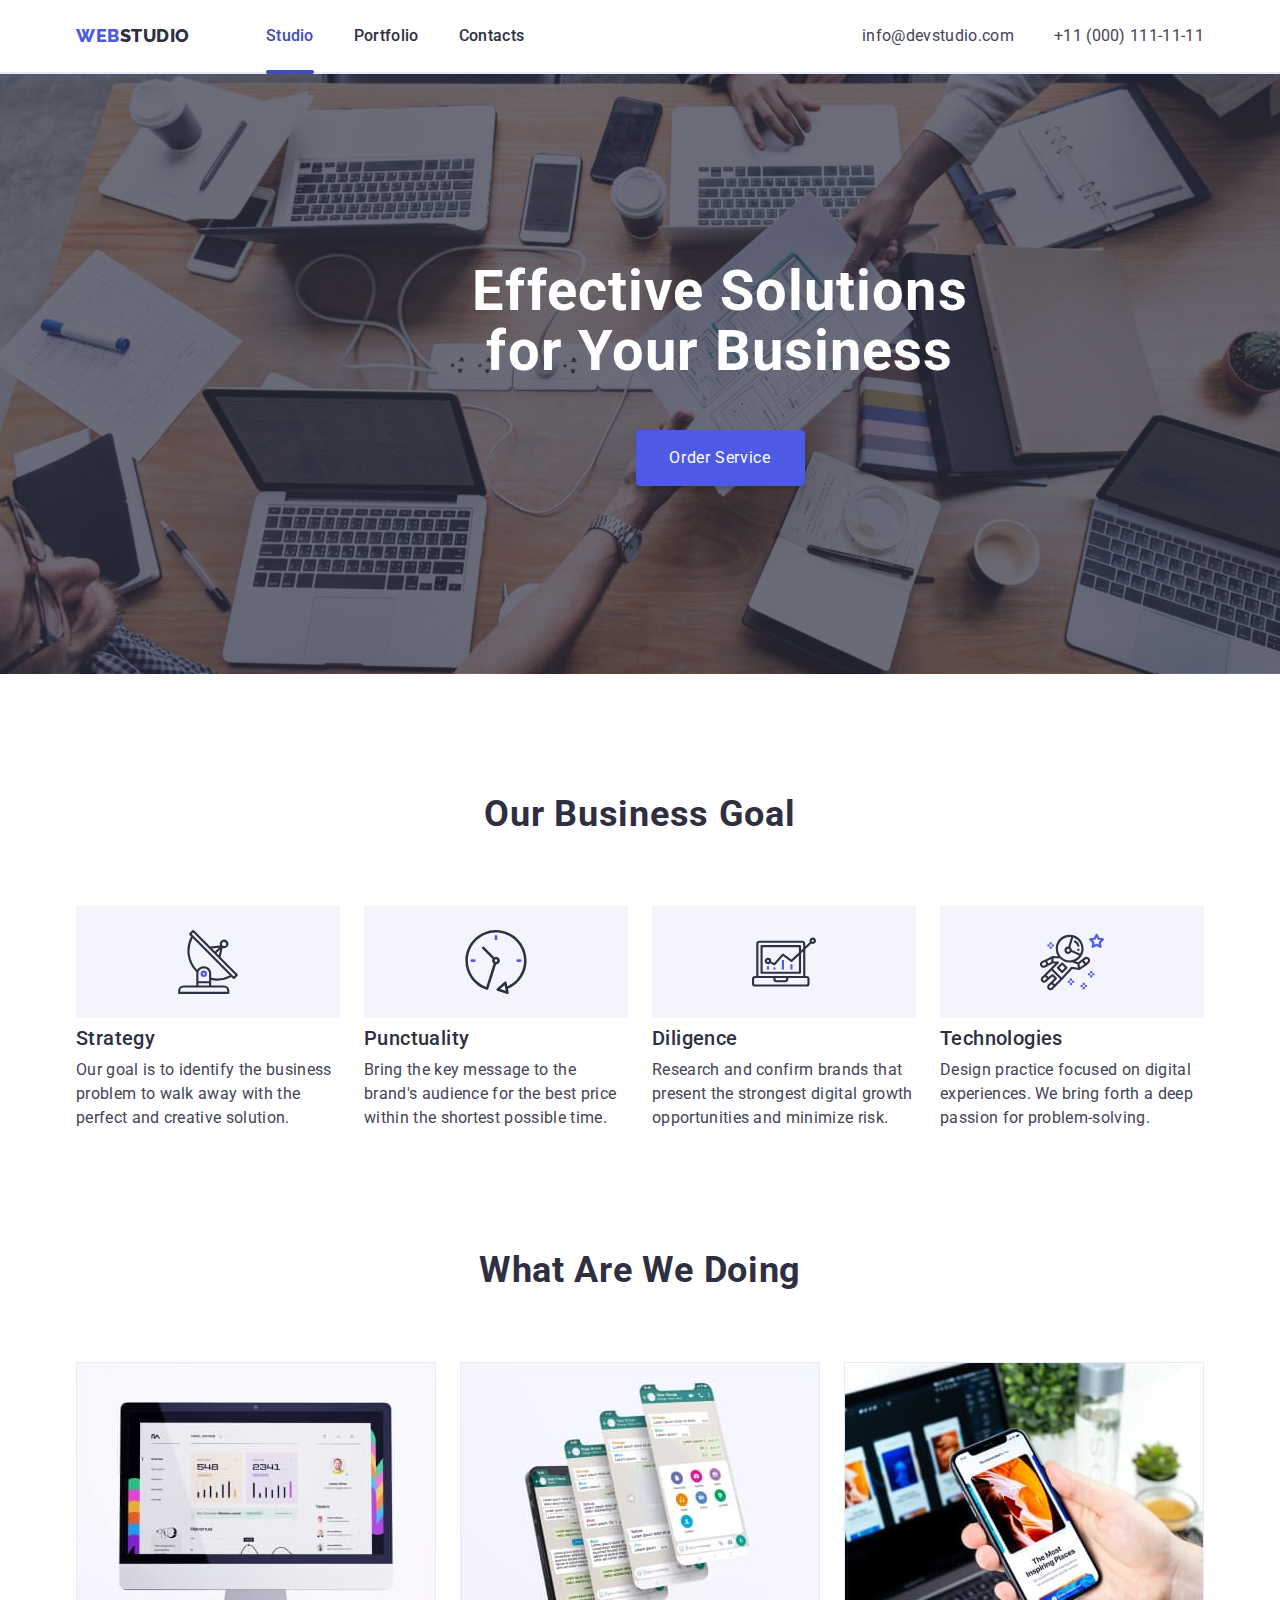
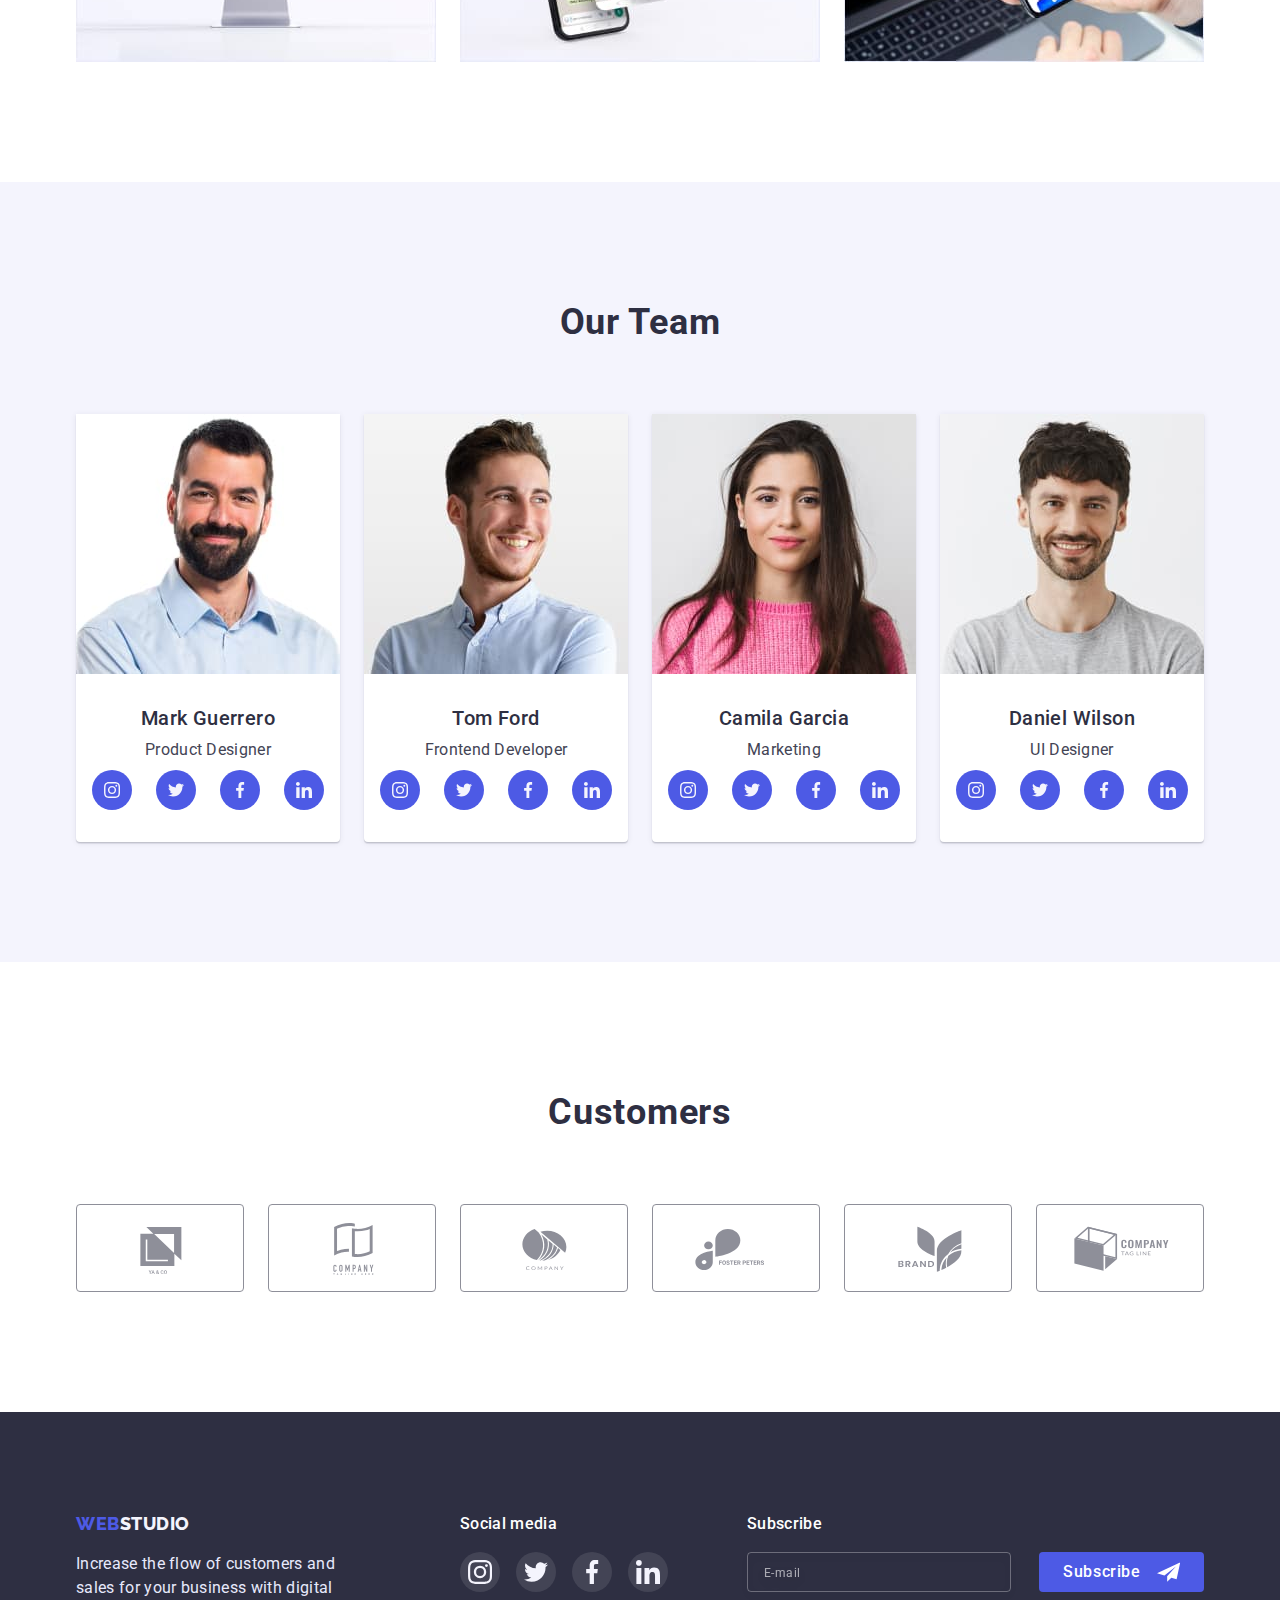
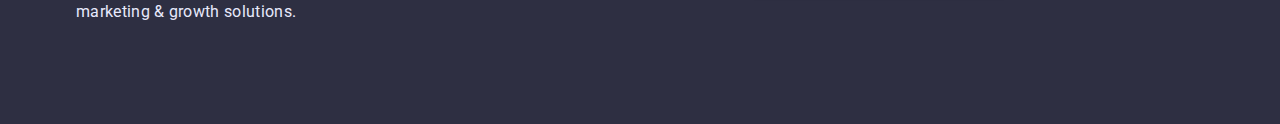
<file: index.html>
<!DOCTYPE html>
<html lang="en">
  <head>
    <meta charset="UTF-8" />
    <meta http-equiv="X-UA-Compatible" content="IE=edge" />
    <meta name="viewport" content="width=device-width, initial-scale=1.0" />
    <title>WebStudio: Home</title>
    <link
      rel="stylesheet"
      href="https://cdn.jsdelivr.net/npm/modern-normalize@1.1.0/modern-normalize.min.css"
    />
    <link rel="stylesheet" href="./css/style.css" />
    <link rel="preconnect" href="https://fonts.googleapis.com" />
    <link rel="preconnect" href="https://fonts.gstatic.com" crossorigin />
    <link
      href="https://fonts.googleapis.com/css2?family=Raleway:wght@800&family=Roboto:wght@400;500;700&display=swap"
      rel="stylesheet"
    />
  </head>
  <body>
    <!-- HEADER NAVIGATION -->
    <header class="main-header">
      <div class="container main-header-flex">
        <nav class="header-nav">
          <a class="nav-logo link" href="./index.html"
            ><span>Web</span>Studio</a
          >
          <ul class="nav-item-flex">
            <li class="nav-item list">
              <a class="nav-link link active" href="./index.html">Studio</a>
            </li>
            <li class="nav-item list">
              <a class="nav-link link" href="./portfolio.html">Portfolio</a>
            </li>
            <li class="nav-item list">
              <a class="nav-link link" href="">Contacts</a>
            </li>
          </ul>
        </nav>
        <address class="header-adress">
          <ul class="header-adress-flex">
            <li class="adress-contact list">
              <a class="contact-link link" href="mailto:info@devstudio.com"
                >info@devstudio.com</a
              >
            </li>
            <li class="adress-contact list">
              <a class="contact-link link" href="tel:+110001111111"
                >+11 (000) 111-11-11</a
              >
            </li>
          </ul>
        </address>
      </div>
    </header>
    <!-- /HEADER NAVIGATION -->

    <main>
      <!-- HERO -->
      <section class="hero">
        <div class="container">
          <h1 class="hero-title">Effective Solutions for Your Business</h1>
          <button class="hero-button" type="button" data-modal-open>
            Order Service
          </button>
        </div>
      </section>
      <!-- /HERO -->

      <!-- FEATURES -->
      <section class="section feature">
        <div class="container">
          <h2 class="section-title hiden">Our Business goal</h2>
          <ul class="feature-flex">
            <li class="feature-item list">
              <div class="feature-item-ico">
                <svg class="feature-ico">
                  <use href="./images/icons/icons.svg#icon-antenna"></use>
                </svg>
              </div>
              <h3 class="features-subtitle">Strategy</h3>
              <p class="features-text">
                Our goal is to identify the business problem to walk away with
                the perfect and creative solution.
              </p>
            </li>
            <li class="feature-item list">
              <div class="feature-item-ico">
                <svg class="feature-ico">
                  <use href="./images/icons/icons.svg#icon-clock"></use>
                </svg>
              </div>
              <h3 class="features-subtitle">Punctuality</h3>
              <p class="features-text">
                Bring the key message to the brand's audience for the best price
                within the shortest possible time.
              </p>
            </li>
            <li class="feature-item list">
              <div class="feature-item-ico">
                <svg class="feature-ico">
                  <use href="./images/icons/icons.svg#icon-diagram"></use>
                </svg>
              </div>
              <h3 class="features-subtitle">Diligence</h3>
              <p class="features-text">
                Research and confirm brands that present the strongest digital
                growth opportunities and minimize risk.
              </p>
            </li>
            <li class="feature-item list">
              <div class="feature-item-ico">
                <svg class="feature-ico">
                  <use href="./images/icons/icons.svg#icon-astronaut"></use>
                </svg>
              </div>
              <h3 class="features-subtitle">Technologies</h3>
              <p class="features-text">
                Design practice focused on digital experiences. We bring forth a
                deep passion for problem-solving.
              </p>
            </li>
          </ul>
        </div>
      </section>
      <!-- /FEATURES -->

      <!-- WHAT ARE WE DOING -->
      <section class="section product">
        <div class="container">
          <h2 class="section-title">What are we doing</h2>
          <ul class="produxt-flex">
            <li class="product-item list">
              <img
                src="./images/photo-1.jpg"
                alt="monitor with statistics"
                width="360"
                height="300"
              />
            </li>
            <li class="product-item list">
              <img
                src="./images/photo-2.jpg"
                alt="phone with messenger"
                width="360"
                height="300"
              />
            </li>
            <li class="product-item list">
              <img
                src="./images/photo-3.jpg"
                alt="monitor and phone"
                width="360"
                height="300"
              />
            </li>
          </ul>
        </div>
      </section>
      <!-- /WHAT ARE WE DOING -->

      <!-- TEAM -->
      <section class="section team">
        <div class="container">
          <h2 class="section-title">Our Team</h2>
          <ul class="team-flex">
            <li class="team-item list">
              <img
                src="./images/team-1.jpg"
                alt="a man in our team"
                width="264"
                height="260"
              />
              <div class="team-info">
                <h3 class="team-name">Mark Guerrero</h3>
                <p class="team-position">Product Designer</p>
                <ul class="social-list list">
                  <li class="social-list-item link">
                    <a class="social-list-link" href="">
                      <svg class="social-list-ico">
                        <use
                          href="./images/icons/icons.svg#icon-instagram"
                        ></use>
                      </svg>
                    </a>
                  </li>
                  <li class="social-list-item link">
                    <a class="social-list-link" href="">
                      <svg class="social-list-ico">
                        <use href="./images/icons/icons.svg#icon-twitter"></use>
                      </svg>
                    </a>
                  </li>
                  <li class="social-list-item link">
                    <a class="social-list-link" href="">
                      <svg class="social-list-ico">
                        <use
                          href="./images/icons/icons.svg#icon-facebook"
                        ></use>
                      </svg>
                    </a>
                  </li>
                  <li class="social-list-item link">
                    <a class="social-list-link" href="">
                      <svg class="social-list-ico">
                        <use
                          href="./images/icons/icons.svg#icon-linkedin"
                        ></use>
                      </svg>
                    </a>
                  </li>
                </ul>
              </div>
            </li>
            <li class="team-item list">
              <img
                src="./images/team-2.jpg"
                alt="a man in our team"
                width="264"
                height="260"
              />
              <div class="team-info">
                <h3 class="team-name">Tom Ford</h3>
                <p class="team-position">Frontend Developer</p>
                <ul class="social-list list">
                  <li class="social-list-item link">
                    <a class="social-list-link" href="">
                      <svg class="social-list-ico">
                        <use
                          href="./images/icons/icons.svg#icon-instagram"
                        ></use>
                      </svg>
                    </a>
                  </li>
                  <li class="social-list-item link">
                    <a class="social-list-link" href="">
                      <svg class="social-list-ico">
                        <use href="./images/icons/icons.svg#icon-twitter"></use>
                      </svg>
                    </a>
                  </li>
                  <li class="social-list-item link">
                    <a class="social-list-link" href="">
                      <svg class="social-list-ico">
                        <use
                          href="./images/icons/icons.svg#icon-facebook"
                        ></use>
                      </svg>
                    </a>
                  </li>
                  <li class="social-list-item link">
                    <a class="social-list-link" href="">
                      <svg class="social-list-ico">
                        <use
                          href="./images/icons/icons.svg#icon-linkedin"
                        ></use>
                      </svg>
                    </a>
                  </li>
                </ul>
              </div>
            </li>
            <li class="team-item list">
              <img
                src="./images/team-3.jpg"
                alt="a woman in our team"
                width="264"
                height="260"
              />
              <div class="team-info">
                <h3 class="team-name">Camila Garcia</h3>
                <p class="team-position">Marketing</p>
                <ul class="social-list list">
                  <li class="social-list-item link">
                    <a class="social-list-link" href="">
                      <svg class="social-list-ico">
                        <use
                          href="./images/icons/icons.svg#icon-instagram"
                        ></use>
                      </svg>
                    </a>
                  </li>
                  <li class="social-list-item link">
                    <a class="social-list-link" href="">
                      <svg class="social-list-ico">
                        <use href="./images/icons/icons.svg#icon-twitter"></use>
                      </svg>
                    </a>
                  </li>
                  <li class="social-list-item link">
                    <a class="social-list-link" href="">
                      <svg class="social-list-ico">
                        <use
                          href="./images/icons/icons.svg#icon-facebook"
                        ></use>
                      </svg>
                    </a>
                  </li>
                  <li class="social-list-item link">
                    <a class="social-list-link" href="">
                      <svg class="social-list-ico">
                        <use
                          href="./images/icons/icons.svg#icon-linkedin"
                        ></use>
                      </svg>
                    </a>
                  </li>
                </ul>
              </div>
            </li>
            <li class="team-item list">
              <img
                src="./images/team-4.jpg"
                alt="a man in our team"
                width="264"
                height="260"
              />
              <div class="team-info">
                <h3 class="team-name">Daniel Wilson</h3>
                <p class="team-position">UI Designer</p>
                <ul class="social-list list">
                  <li class="social-list-item link">
                    <a class="social-list-link" href="">
                      <svg class="social-list-ico">
                        <use
                          href="./images/icons/icons.svg#icon-instagram"
                        ></use>
                      </svg>
                    </a>
                  </li>
                  <li class="social-list-item link">
                    <a class="social-list-link" href="">
                      <svg class="social-list-ico">
                        <use href="./images/icons/icons.svg#icon-twitter"></use>
                      </svg>
                    </a>
                  </li>
                  <li class="social-list-item link">
                    <a class="social-list-link" href="">
                      <svg class="social-list-ico">
                        <use
                          href="./images/icons/icons.svg#icon-facebook"
                        ></use>
                      </svg>
                    </a>
                  </li>
                  <li class="social-list-item link">
                    <a class="social-list-link" href="">
                      <svg class="social-list-ico">
                        <use
                          href="./images/icons/icons.svg#icon-linkedin"
                        ></use>
                      </svg>
                    </a>
                  </li>
                </ul>
              </div>
            </li>
          </ul>
        </div>
      </section>
      <!-- /TEAM -->

      <!-- COSTUMERS-->
      <section class="section costumers">
        <div class="container">
          <h2 class="section-title">Customers</h2>
          <ul class="costumers-flex list">
            <li class="costumers-list-item">
              <a class="costumers-list-link" href="">
                <svg class="costumers-list-ico">
                  <use href="./images/icons/icons.svg#icon-company-1"></use>
                </svg>
              </a>
            </li>
            <li class="costumers-list-item">
              <a class="costumers-list-link" href="">
                <svg class="costumers-list-ico">
                  <use href="./images/icons/icons.svg#icon-company-2"></use>
                </svg>
              </a>
            </li>
            <li class="costumers-list-item">
              <a class="costumers-list-link" href="">
                <svg class="costumers-list-ico">
                  <use href="./images/icons/icons.svg#icon-company-3"></use>
                </svg>
              </a>
            </li>
            <li class="costumers-list-item">
              <a class="costumers-list-link" href="">
                <svg class="costumers-list-ico">
                  <use href="./images/icons/icons.svg#icon-company-4"></use>
                </svg>
              </a>
            </li>
            <li class="costumers-list-item">
              <a class="costumers-list-link" href="">
                <svg class="costumers-list-ico">
                  <use href="./images/icons/icons.svg#icon-company-5"></use>
                </svg>
              </a>
            </li>
            <li class="costumers-list-item link">
              <a class="costumers-list-link" href="">
                <svg class="costumers-list-ico">
                  <use href="./images/icons/icons.svg#icon-company-6"></use>
                </svg>
              </a>
            </li>
          </ul>
        </div>
      </section>
      <!-- /COSTUMERS-->
    </main>

    <!-- FOOTER -->
    <footer class="footer">
      <div class="container">
        <div class="footer-logo">
          <a class="nav-logo link" href="./index.html"
            ><span>Web</span>Studio</a
          >
          <p class="footer-text">
            Increase the flow of customers and sales for your business with
            digital marketing & growth solutions.
          </p>
        </div>
        <div>
          <h3 class="footer-social-media">Social media</h3>
          <ul class="footer-list list">
            <li class="footer-list-item">
              <a class="footer-list-link link" href="">
                <svg class="footer-list-ico">
                  <use href="./images/icons/icons.svg#icon-instagram"></use>
                </svg>
              </a>
            </li>
            <li class="footer-list-item">
              <a class="footer-list-link link" href="">
                <svg class="footer-list-ico">
                  <use href="./images/icons/icons.svg#icon-twitter"></use>
                </svg>
              </a>
            </li>
            <li class="footer-list-item">
              <a class="footer-list-link link" href="">
                <svg class="footer-list-ico">
                  <use href="./images/icons/icons.svg#icon-facebook"></use>
                </svg>
              </a>
            </li>
            <li class="footer-list-item">
              <a class="footer-list-link link" href="">
                <svg class="footer-list-ico">
                  <use href="./images/icons/icons.svg#icon-linkedin"></use>
                </svg>
              </a>
            </li>
          </ul>
        </div>
        <form class="footer-form">
          <p class="footer-social-media">Subscribe</p>
          <input class="form-input" type="email" placeholder="E-mail" />
          <button class="form-button" type="submit">
            Subscribe
            <svg class="form-button-ico">
              <use href="./images/icons/icons.svg#icon-subscribe"></use>
            </svg>
          </button>
        </form>
      </div>
    </footer>
    <!-- /FOOTER -->

    <!-- MODAL -->

    <div class="backdrop is-hidden" data-modal>
      <div class="modal">
        <button type="button" class="modal-close" data-modal-close>
          <svg class="modal-close-ico">
            <use href="./images/icons/icons.svg#icon-close"></use>
          </svg>
        </button>
        <p class="modal-title">Leave your contacts and we will call you back</p>

        <form class="modal-form">
          <label class="modal-form-labal">
            <span class="form-label-desc">Name</span>
            <span class="modal-form-wrapper">
              <input
                class="modal-form-input"
                type="text"
                name="user_name"
                required
                pattern="[a-zA-Z]+$"
              />
              <svg class="modal-form-ico">
                <use href="./images/icons/icons.svg#icon-name"></use>
              </svg>
            </span>
          </label>

          <label class="modal-form-labal">
            <span class="form-label-desc">Phone</span>
            <span class="modal-form-wrapper">
              <input
                class="modal-form-input"
                type="tel"
                name="user_phone"
                required
                pattern="[0-9]{3}-[0-9]{3}-[0-9]{2}-[0-9]{2}"
                title="number:xxx-xxx-xx-xx"
              />
              <svg class="modal-form-ico">
                <use href="./images/icons/icons.svg#icon-phone"></use>
              </svg>
            </span>
          </label>

          <label class="modal-form-labal">
            <span class="form-label-desc">Email</span>
            <span class="modal-form-wrapper"
              ><input
                class="modal-form-input"
                type="email"
                name="user_email"
                required
              />
              <svg class="modal-form-ico">
                <use href="./images/icons/icons.svg#icon-email"></use>
              </svg>
            </span>
          </label>

          <label class="modal-form-label textarea" for="modal-form-textarea">
            <span class="form-label-desc">Comment</span>
          </label>
          <textarea
            class="modal-form-input textarea"
            name="user_message"
            placeholder="Text input"
            id="modal-form-textarea"
          ></textarea>

          <!-- Checkbox через svg css -->
          <!-- <input
            id="check"
            class="modal-form-checkbox-desk hidden"
            type="checkbox"
            name="user-policy"
          />
          <label class="modal-form-checkbox" for="check">
            I accept the terms and conditions of the&nbsp;
            <a href="">Privacy Policy</a>
          </label> -->

          <!-- /Checkbox через svg css -->

          <div class="modal-checkbox">
            <input
              id="checkbox"
              type="checkbox"
              class="modal-checkbox-input hidden"
              name="user-policy"
            />
            <label class="modal-checkbox-label" for="checkbox">
              <span class="modal-checkbox-custum">
                <svg class="modal-checkbox-ico" width="10" height="8">
                  <use href="./images/icons/icons.svg#icon-agree" />
                </svg>
              </span>
              I accept the terms and conditions of the&nbsp;
              <a href="">Privacy Policy</a>
            </label>
          </div>

          <button class="modal-form-button" type="submit">Send</button>
        </form>
      </div>
    </div>

    <!-- /MODAL -->
    <script src="./js/modal.js"></script>
  </body>
</html>
</file>
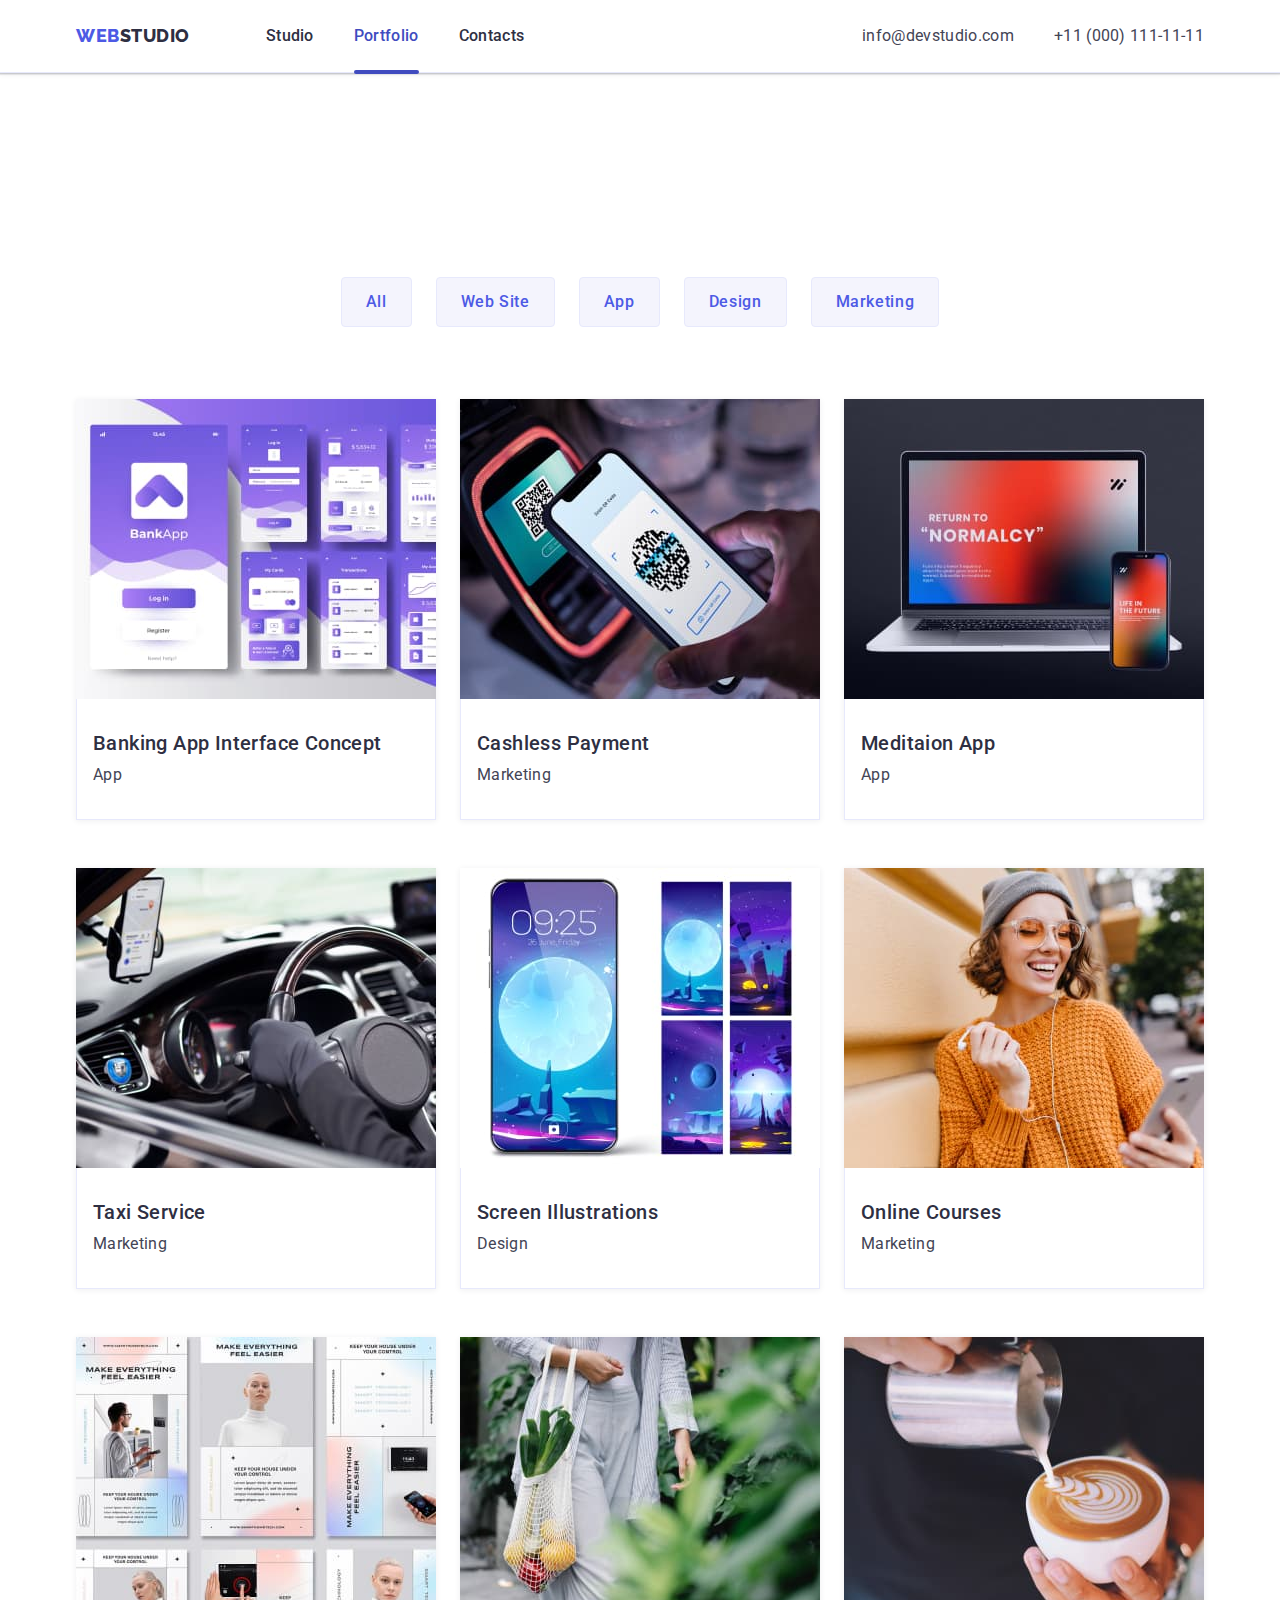
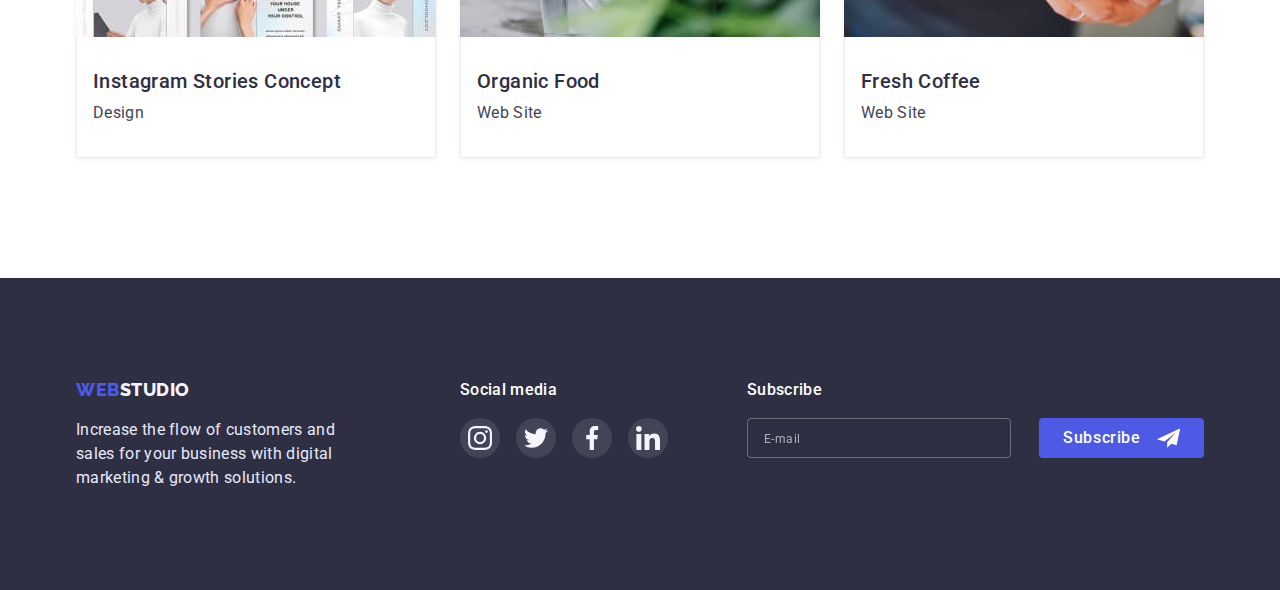
<file: portfolio.html>
<!DOCTYPE html>
<html lang="en">
  <head>
    <meta charset="UTF-8" />
    <meta http-equiv="X-UA-Compatible" content="IE=edge" />
    <meta name="viewport" content="width=device-width, initial-scale=1.0" />
    <title>WebStudio: Portfolio</title>
    <link
      rel="stylesheet"
      href="https://cdn.jsdelivr.net/npm/modern-normalize@1.1.0/modern-normalize.min.css"
    />
    <link rel="stylesheet" href="./css/style.css" />
    <link rel="preconnect" href="https://fonts.googleapis.com" />
    <link rel="preconnect" href="https://fonts.gstatic.com" crossorigin />
    <link
      href="https://fonts.googleapis.com/css2?family=Raleway:wght@800&family=Roboto:wght@400;500;700&display=swap"
      rel="stylesheet"
    />
  </head>
  <body>
    <!-- HEADER NAVIGATION -->
    <header class="main-header">
      <div class="container main-header-flex">
        <nav class="header-nav">
          <a class="nav-logo link" href="./index.html"
            ><span>Web</span>Studio</a
          >
          <ul class="nav-item-flex">
            <li class="nav-item list">
              <a class="nav-link link" href="./index.html">Studio</a>
            </li>
            <li class="nav-item list">
              <a class="nav-link link active" href="./portfolio.html"
                >Portfolio</a
              >
            </li>
            <li class="nav-item list">
              <a class="nav-link link" href="">Contacts</a>
            </li>
          </ul>
        </nav>
        <address class="header-adress">
          <ul class="header-adress-flex">
            <li class="adress-contact list">
              <a class="contact-link link" href="mailto:info@devstudio.com"
                >info@devstudio.com</a
              >
            </li>
            <li class="adress-contact list">
              <a class="contact-link link" href="tel:+110001111111"
                >+11 (000) 111-11-11</a
              >
            </li>
          </ul>
        </address>
      </div>
    </header>
    <!-- /HEADER NAVIGATION -->
    <main>
      <!-- PROJECTS -->
      <section class="filters">
        <div class="container">
          <h1 class="hero-title hiden">Our Portfolio</h1>
          <ul class="filters-button">
            <li class="filters-item list">
              <button class="filter-btn" type="button">All</button>
            </li>
            <li class="filters-item list">
              <button class="filter-btn" type="button">Web Site</button>
            </li>
            <li class="filters-item list">
              <button class="filter-btn" type="button">App</button>
            </li>
            <li class="filters-item list">
              <button class="filter-btn" type="button">Design</button>
            </li>
            <li class="filters-item list">
              <button class="filter-btn" type="button">Marketing</button>
            </li>
          </ul>

          <ul class="projects">
            <li class="projects-item list">
              <a class="projects-item-link link" href="">
                <div class="projects-overlay-wrapper">
                  <img
                    src="./images/projects/1.jpg"
                    alt="Project card"
                    width="360"
                    height="300"
                  />
                  <p class="projects-overlay">
                    14 Stylish and User-Friendly App Design Concepts · Task
                    Manager App · Calorie Tracker App · Exotic Fruit Ecommerce
                    App · Cloud Storage App
                  </p>
                </div>

                <div class="projects-border">
                  <h2 class="projects-name">Banking App Interface Concept</h2>
                  <p class="projects-app">App</p>
                </div>
              </a>
            </li>
            <li class="projects-item list">
              <a class="projects-item-link link" href="">
                <div class="projects-overlay-wrapper">
                  <img
                    src="./images/projects/2.jpg"
                    alt="Project card"
                    width="360"
                    height="300"
                  />
                  <p class="projects-overlay">
                    14 Stylish and User-Friendly App Design Concepts · Task
                    Manager App · Calorie Tracker App · Exotic Fruit Ecommerce
                    App · Cloud Storage App
                  </p>
                </div>
                <div class="projects-border">
                  <h2 class="projects-name">Cashless Payment</h2>
                  <p class="projects-app">Marketing</p>
                </div>
              </a>
            </li>
            <li class="projects-item list">
              <a class="projects-item-link link" href="">
                <div class="projects-overlay-wrapper">
                  <img
                    src="./images/projects/3.jpg"
                    alt="Project card"
                    width="360"
                    height="300"
                  />
                  <p class="projects-overlay">
                    14 Stylish and User-Friendly App Design Concepts · Task
                    Manager App · Calorie Tracker App · Exotic Fruit Ecommerce
                    App · Cloud Storage App
                  </p>
                </div>
                <div class="projects-border">
                  <h2 class="projects-name">Meditaion App</h2>
                  <p class="projects-app">App</p>
                </div>
              </a>
            </li>
            <li class="projects-item list">
              <a class="projects-item-link link" href="">
                <div class="projects-overlay-wrapper">
                  <img
                    src="./images/projects/4.jpg"
                    alt="Project card"
                    width="360"
                    height="300"
                  />
                  <p class="projects-overlay">
                    14 Stylish and User-Friendly App Design Concepts · Task
                    Manager App · Calorie Tracker App · Exotic Fruit Ecommerce
                    App · Cloud Storage App
                  </p>
                </div>
                <div class="projects-border">
                  <h2 class="projects-name">Taxi Service</h2>
                  <p class="projects-app">Marketing</p>
                </div>
              </a>
            </li>
            <li class="projects-item list">
              <a class="projects-item-link link" href="">
                <div class="projects-overlay-wrapper">
                  <img
                    src="./images/projects/5.jpg"
                    alt="Project card"
                    width="360"
                    height="300"
                  />
                  <p class="projects-overlay">
                    14 Stylish and User-Friendly App Design Concepts · Task
                    Manager App · Calorie Tracker App · Exotic Fruit Ecommerce
                    App · Cloud Storage App
                  </p>
                </div>
                <div class="projects-border">
                  <h2 class="projects-name">Screen Illustrations</h2>
                  <p class="projects-app">Design</p>
                </div>
              </a>
            </li>
            <li class="projects-item list">
              <a class="projects-item-link link" href="">
                <div class="projects-overlay-wrapper">
                  <img
                    src="./images/projects/6.jpg"
                    alt="Project card"
                    width="360"
                    height="300"
                  />
                  <p class="projects-overlay">
                    14 Stylish and User-Friendly App Design Concepts · Task
                    Manager App · Calorie Tracker App · Exotic Fruit Ecommerce
                    App · Cloud Storage App
                  </p>
                </div>
                <div class="projects-border">
                  <h2 class="projects-name">Online Courses</h2>
                  <p class="projects-app">Marketing</p>
                </div>
              </a>
            </li>
            <li class="projects-item list">
              <a class="projects-item-link link" href="">
                <div class="projects-overlay-wrapper">
                  <img
                    src="./images/projects/7.jpg"
                    alt="Project card"
                    width="360"
                    height="300"
                  />
                  <p class="projects-overlay">
                    14 Stylish and User-Friendly App Design Concepts · Task
                    Manager App · Calorie Tracker App · Exotic Fruit Ecommerce
                    App · Cloud Storage App
                  </p>
                </div>
                <div class="projects-border">
                  <h2 class="projects-name">Instagram Stories Concept</h2>
                  <p class="projects-app">Design</p>
                </div>
              </a>
            </li>
            <li class="projects-item list">
              <a class="projects-item-link link" href="">
                <div class="projects-overlay-wrapper">
                  <img
                    src="./images/projects/8.jpg"
                    alt="Project card"
                    width="360"
                    height="300"
                  />
                  <p class="projects-overlay">
                    14 Stylish and User-Friendly App Design Concepts · Task
                    Manager App · Calorie Tracker App · Exotic Fruit Ecommerce
                    App · Cloud Storage App
                  </p>
                </div>
                <div class="projects-border">
                  <h2 class="projects-name">Organic Food</h2>
                  <p class="projects-app">Web Site</p>
                </div>
              </a>
            </li>
            <li class="projects-item list">
              <a class="projects-item-link link" href="">
                <div class="projects-overlay-wrapper">
                  <img
                    src="./images/projects/9.jpg"
                    alt="Project card"
                    width="360"
                    height="300"
                  />
                  <p class="projects-overlay">
                    14 Stylish and User-Friendly App Design Concepts · Task
                    Manager App · Calorie Tracker App · Exotic Fruit Ecommerce
                    App · Cloud Storage App
                  </p>
                </div>
                <div class="projects-border">
                  <h2 class="projects-name">Fresh Coffee</h2>
                  <p class="projects-app">Web Site</p>
                </div>
              </a>
            </li>
          </ul>
        </div>
      </section>
      <!-- /PROJECTS -->
    </main>
    <!-- FOOTER -->
    <footer class="footer">
      <div class="container">
        <div class="footer-logo">
          <a class="nav-logo link" href="./index.html"
            ><span>Web</span>Studio</a
          >
          <p class="footer-text">
            Increase the flow of customers and sales for your business with
            digital marketing & growth solutions.
          </p>
        </div>
        <div>
          <h3 class="footer-social-media">Social media</h3>
          <ul class="footer-list list">
            <li class="footer-list-item link">
              <a class="footer-list-link" href="">
                <svg class="footer-list-ico">
                  <use href="./images/icons/icons.svg#icon-instagram"></use>
                </svg>
              </a>
            </li>
            <li class="footer-list-item link">
              <a class="footer-list-link" href="">
                <svg class="footer-list-ico">
                  <use href="./images/icons/icons.svg#icon-twitter"></use>
                </svg>
              </a>
            </li>
            <li class="footer-list-item link">
              <a class="footer-list-link" href="">
                <svg class="footer-list-ico">
                  <use href="./images/icons/icons.svg#icon-facebook"></use>
                </svg>
              </a>
            </li>
            <li class="footer-list-item link">
              <a class="footer-list-link" href="">
                <svg class="footer-list-ico">
                  <use href="./images/icons/icons.svg#icon-linkedin"></use>
                </svg>
              </a>
            </li>
          </ul>
        </div>
        <form class="footer-form">
          <h3 class="footer-social-media">Subscribe</h3>
          <input class="form-input" type="email" placeholder="E-mail" />
          <button class="form-button" type="submit">
            Subscribe<svg class="form-button-ico">
              <use href="./images/icons/icons.svg#icon-subscribe"></use>
            </svg>
          </button>
        </form>
      </div>
    </footer>
    <!-- /FOOTER -->
  </body>
</html>
</file>
<file: css/style.css>
:root {
  --main-color: #2e2f42;
  --secondary-color: #434455;
  --white-color: #ffffff;
  --accent-color: #404bbf;
  --button-color: #4d5ae5;
}

/* font-family: 'Raleway', sans-serif; */

body {
  font-family: 'Roboto', sans-serif;
  font-size: 16px;

  color: var(--main-color);
  background-color: var(--white-color);
}

h1,
h2,
h3,
h4,
p {
  margin-top: 0;
  margin-bottom: 0;
}

ul,
ol {
  padding-left: 0;
  margin-top: 0;
  margin-bottom: 0;
}

img {
  display: block;
}

button {
  cursor: pointer;
  padding: 0;
  margin: 0;
}

.list {
  list-style: none;
}

.link {
  text-decoration: none;
}

.container {
  width: 1158px;

  margin: 0 auto;
  padding: 0 15px;
}

/* =================INDEX================== */

/* COMMON STYLES */

.section-title {
  color: var(--main-color);

  font-size: 36px;
  line-height: 1.111;
  text-transform: capitalize;
  letter-spacing: 0.02em;

  text-align: center;
  margin-bottom: 72px;
}

.hidden {
  position: absolute;
  width: 1px;
  height: 1px;
  margin: -1px;
  border: 0;
  padding: 0;
  white-space: nowrap;
  clip-path: inset(100%);
  clip: rect(0 0 0 0);
  overflow: hidden;
}

.section {
  padding: 120px 0;
}

/*======= HEADER NAVIGATION ======*/
.main-header {
  border-bottom: 1px solid #e7e9fc;
  box-shadow: 0px 2px 1px rgba(46, 47, 66, 0.08),
    0px 1px 1px rgba(46, 47, 66, 0.16), 0px 1px 6px rgba(46, 47, 66, 0.08);
}

.main-header-flex {
  display: flex;
  align-items: center;
}

.header-nav {
  display: flex;
  gap: 76px;
  align-items: center;
}

.nav-logo {
  color: var(--main-color);

  font-family: 'Raleway', sans-serif;
  font-weight: 800;
  font-size: 18px;
  line-height: 1.333;
  letter-spacing: 0.03em;
  text-transform: uppercase;

  padding: 24px 0;
}

.nav-logo span {
  color: var(--button-color);
}

.nav-item-flex {
  display: flex;
  gap: 40px;
}

.nav-link {
  color: var(--main-color);

  font-weight: 500;
  line-height: 1.5;
  letter-spacing: 0.02em;

  padding: 24px 0 28px;

  transition: color 250ms cubic-bezier(0.4, 0, 0.2, 1);
}

.nav-link:hover,
.nav-link:focus,
.contact-link:hover,
.contact-link:focus {
  color: var(--accent-color);
}
.header-adress {
  margin-left: auto;
}

.header-adress-flex {
  display: flex;
  gap: 40px;
}

.contact-link {
  color: var(--secondary-color);

  font-style: normal;
  line-height: 1.5;
  letter-spacing: 0.02em;

  padding: 24px 0 28px;

  transition: box-shadow 250ms cubic-bezier(0.4, 0, 0.2, 1);
}

.active {
  position: relative;
  color: var(--accent-color);
}

.active::after {
  position: absolute;
  content: '';
  display: block;
  background: var(--accent-color);
  left: 0;
  bottom: -1px;
  width: 100%;
  height: 4px;
  border-radius: 2px;
}

/*=========== HERO =========*/

.hero {
  /* BG-COLOR ДЛЯ ВИГЛЯДУ */
  background-color: var(--main-color);
  background-image: linear-gradient(
      rgba(46, 47, 66, 0.7),
      rgba(46, 47, 66, 0.7)
    ),
    url('../images/hero/hero-bg.jpg');
  background-size: contain;
  background-position: center;
  width: 1440px;
  margin: 0 auto;

  text-align: center;
  padding: 188px 0;
  border-top: 1px solid #e7e9fc;
}

.hero-title {
  color: var(--white-color);

  font-size: 56px;
  line-height: 1.07;
  text-align: center;
  letter-spacing: 0.02em;

  width: 496px;
  margin: 0 auto;
  margin-bottom: 48px;
}

.hero-button {
  color: var(--white-color);
  background: var(--button-color);

  font-size: 16px;
  line-height: 1.5;
  letter-spacing: 0.04em;

  min-width: 169px;
  padding: 16px 32px;
  border: 0;
  border-radius: 4px;
  box-shadow: 0px 4px 4px rgba(0, 0, 0, 0.15);

  cursor: pointer;
  transition: background 250ms cubic-bezier(0.4, 0, 0.2, 1);
}

.hero-button:hover,
.hero-button:focus {
  background: var(--accent-color);
}

/*=========== FEATURES =========*/

.feature-flex {
  display: flex;
  gap: 24px;
}

.features-subtitle {
  font-size: 20px;
  font-weight: 500;
  line-height: 1.2;
  letter-spacing: 0.02em;

  margin-bottom: 8px;
}

.features-text {
  line-height: 1.5;
  letter-spacing: 0.02em;

  color: var(--secondary-color);
}

.feature-item {
  width: 264px;
}
.feature-item-ico {
  background-color: #f4f4fd;
  margin-bottom: 8px;
  height: 112px;
  display: flex;
  justify-content: center;
  align-items: center;
}

.feature-ico {
  width: 64px;
  height: 64px;
}
/*=========== WHAT ARE WE DOING =========*/

.product {
  padding-top: 0;
}

.produxt-flex {
  display: flex;
  flex-wrap: wrap;
  gap: 24px;
}

.product-item {
  flex-basis: calc((100% - 48px) / 3);
}

/*=========== TEAM =========*/

.team {
  background-color: #f4f4fd;
}

.team-flex {
  display: flex;
  flex-wrap: wrap;
  text-align: center;
  gap: 24px;
}

.team-item {
  flex-basis: calc((100% - 72px) / 4);
}

.team-item {
  background-color: var(--white-color);
  border-radius: 0px 0px 4px 4px;
  box-shadow: 0px 1px 6px rgba(46, 47, 66, 0.08),
    0px 1px 1px rgba(46, 47, 66, 0.16), 0px 2px 1px rgba(46, 47, 66, 0.08);
}

.team-info {
  padding: 32px 16px;
}

.team-name {
  font-size: 20px;
  font-weight: 500;
  line-height: 1.2;
  letter-spacing: 0.02em;

  margin-bottom: 8px;
}

.team-position {
  line-height: 1.5;
  letter-spacing: 0.02em;

  color: var(--secondary-color);

  margin-bottom: 8px;
}

.social-list {
  display: flex;
  justify-content: center;
  gap: 24px;
}

.social-list-link {
  display: flex;
  justify-content: center;
  align-items: center;
  width: 40px;
  height: 40px;
  border-radius: 50%;
  background-color: var(--button-color);
  transition: background-color 250ms cubic-bezier(0.4, 0, 0.2, 1);
}

.social-list-link:hover,
.social-list-link:focus {
  background-color: var(--accent-color);
}

.social-list-ico {
  width: 16px;
  height: 16px;
}

/*=========== COSTUMERS=========*/

.costumers {
  padding-top: 130px;
}

.costumers-flex {
  display: flex;
  justify-content: space-between;
  color: #8e8f99;
}

.costumers-list-item {
  width: 168px;
  height: 88px;
}

.costumers-list-link {
  border: 1px solid #8e8f99;
  border-radius: 4px;
  display: flex;
  justify-content: center;
  align-items: center;
  width: 100%;
  height: 100%;
  transition: border 250ms cubic-bezier(0.4, 0, 0.2, 1);
  color: #8e8f99;
  outline: transparent;
}

.costumers-list-ico {
  width: 104px;
  height: 56px;
  fill: #8e8f99;
  transition: fill 250ms cubic-bezier(0.4, 0, 0.2, 1);
}

.costumers-list-link:hover .costumers-list-ico,
.costumers-list-link:focus .costumers-list-ico {
  fill: var(--accent-color);
}

.costumers-list-link:hover,
.costumers-list-link:focus {
  border: 1px solid var(--accent-color);
}

/*=========== FOOTER=========*/

.footer {
  padding: 100px 0;

  background-color: var(--main-color);
}

.footer-text {
  line-height: 1.5;
  letter-spacing: 0.02em;

  color: #e7e9fc;

  width: 264px;
}

.footer .nav-logo {
  color: #f4f4fd;

  display: inline-block;
  margin-bottom: 16px;
  padding: 0;
}

.footer .container {
  display: flex;
}

.footer-logo {
  margin-right: 120px;
}

.footer-social-media {
  color: var(--white-color);

  font-size: 16px;
  font-weight: 500;
  line-height: 1.5;
  letter-spacing: 0.02em;

  margin-bottom: 16px;
}

.footer-list {
  display: flex;
  justify-content: space-between;
  width: 208px;
}

.footer-list-link {
  display: flex;
  justify-content: center;
  align-items: center;
  width: 40px;
  height: 40px;
  border-radius: 50%;
  background-color: rgba(255, 255, 255, 0.1);
  transition: background-color 250ms cubic-bezier(0.4, 0, 0.2, 1);
}

.footer-list-link:hover,
.footer-list-link:focus {
  background-color: #31d0aa;
}

.footer-list-ico {
  width: 24px;
  height: 24px;
}

/*=========== PORTFOLIO=========*/

.filters {
  padding: 96px 0 120px;
}

.filters-button {
  margin-bottom: 72px;
  display: flex;
  justify-content: center;
  gap: 24px;
}

.filter-btn {
  font-weight: 500;
  font-size: 16px;
  line-height: 1.5;
  text-align: center;
  letter-spacing: 0.04em;

  color: var(--button-color);
  background-color: #f4f4fd;
  border-radius: 4px;

  padding: 12px 24px;
  border: 1px solid #e7e9fc;

  cursor: pointer;
  transition: background 250ms cubic-bezier(0.4, 0, 0.2, 1),
    color 250ms cubic-bezier(0.4, 0, 0.2, 1),
    box-shadow 250ms cubic-bezier(0.4, 0, 0.2, 1),
    border 250ms cubic-bezier(0.4, 0, 0.2, 1);
}

.filter-btn:hover,
.filter-btn:focus {
  background: var(--accent-color);
  color: var(--white-color);
  box-shadow: 0px 3px 1px rgba(0, 0, 0, 0.1), 0px 2px 1px rgba(0, 0, 0, 0.08),
    0px 2px 2px rgba(0, 0, 0, 0.12);
  border: 1px solid var(--accent-color);
}

.projects {
  display: flex;
  flex-wrap: wrap;
  column-gap: 24px;
  row-gap: 48px;
}

.projects-item-link {
  color: inherit;
  display: block;
  box-shadow: 0px 1px 6px rgba(46, 47, 66, 0.08);
  transition: box-shadow 250ms cubic-bezier(0.4, 0, 0.2, 1);
  outline: transparent;
}

.projects-item-link:hover,
.projects-item-link:focus {
  box-shadow: 0px 1px 6px rgba(46, 47, 66, 0.08),
    0px 1px 1px rgba(46, 47, 66, 0.16), 0px 2px 1px rgba(46, 47, 66, 0.08);
}

.projects-border {
  border: 1px solid #e7e9fc;
  border-top: none;

  padding: 32px 16px;
}

.projects-name {
  font-weight: 500;
  font-size: 20px;
  line-height: 1.2;
  letter-spacing: 0.02em;

  margin-bottom: 8px;
}

.projects-app {
  line-height: 1.5;
  letter-spacing: 0.02em;

  color: var(--secondary-color);
}

.projects-overlay-wrapper {
  position: relative;
  overflow: hidden;
}

.projects-overlay {
  position: absolute;
  left: 0;
  top: 0;
  width: 100%;
  height: 100%;

  transform: translateY(100%);

  line-height: 1.5;
  letter-spacing: 0.02em;
  color: #f4f4fd;
  background-color: var(--button-color);

  padding: 40px 32px;

  transition: transform 250ms cubic-bezier(0.4, 0, 0.2, 1);
}

.projects-item-link:hover .projects-overlay,
.projects-item-link:focus .projects-overlay {
  transform: translateY(0);
}

/*footer form*/

.footer-form {
  margin-left: auto;
}

.form-input {
  border: 1px solid rgba(255, 255, 255, 0.3);
  filter: drop-shadow(0px 4px 4px rgba(0, 0, 0, 0.15));
  border-radius: 4px;
  background-color: transparent;
  padding: 8px 16px;
  width: 264px;
  height: 40px;
  color: var(--white-color);
  margin-right: 24px;
  outline: transparent;
  transition: border 250ms cubic-bezier(0.4, 0, 0.2, 1);
}

.form-input:focus {
  border: 1px solid var(--button-color);
}

.form-input::placeholder {
  font-size: 12px;
  line-height: 2;
  display: flex;
  align-items: center;
  letter-spacing: 0.04em;

  color: rgba(255, 255, 255, 0.6);
}

.form-button {
  display: inline-flex;
  background-color: var(--button-color);
  border-radius: 4px;
  font-weight: 500;
  font-size: 16px;
  line-height: 1.5;
  letter-spacing: 0.04em;
  padding: 8px 24px;
  border: none;
  color: var(--white-color);
  transition: background 250ms cubic-bezier(0.4, 0, 0.2, 1);
  width: 165px;
  height: 40px;
  text-align: start;
}

.form-button:hover,
.form-button:focus {
  background-color: var(--accent-color);
}

.form-button-ico {
  margin-left: 16px;
  width: 24px;
  height: 24px;
}

/*=========== MODAL =========*/

.backdrop {
  position: fixed;
  left: 0;
  top: 0;
  width: 100%;
  height: 100%;
  background-color: rgba(46, 47, 66, 0.4);
  z-index: 999;
  transform: scale(1);
  transition: opacity 250ms cubic-bezier(0.4, 0, 0.2, 1),
    visibility 250ms cubic-bezier(0.4, 0, 0.2, 1),
    transform 250ms cubic-bezier(0.4, 0, 0.2, 1);
}

.backdrop.is-hidden {
  opacity: 0;
  visibility: hidden;
  pointer-events: none;
  transform: scale(0.5);
}

.modal {
  position: absolute;
  width: 408px;
  left: 50%;
  top: 50%;
  transform: translate(-50%, -50%);

  background: #fcfcfc;
  box-shadow: 0px 1px 1px rgba(0, 0, 0, 0.14), 0px 1px 3px rgba(0, 0, 0, 0.12),
    0px 2px 1px rgba(0, 0, 0, 0.2);
  border-radius: 4px;
  padding: 72px 24px 24px;
}

.modal-close {
  position: absolute;
  right: 24px;
  top: 24px;
  width: 24px;
  height: 24px;
  background: #e7e9fc;
  border: 1px solid rgba(0, 0, 0, 0.1);
  border-radius: 50%;
  transition: fill 250ms cubic-bezier(0.4, 0, 0.2, 1),
    background-color 250ms cubic-bezier(0.4, 0, 0.2, 1);
  display: flex;
  justify-content: center;
  align-items: center;
}

.modal-close-ico {
  width: 8px;
  height: 8px;
}

.modal-close:hover,
.modal-close:focus {
  background-color: var(--accent-color);
  fill: var(--white-color);
}

.modal-title {
  font-weight: 500;
  line-height: 1.5;
  text-align: center;
  letter-spacing: 0.02em;
  margin-bottom: 16px;
}

.modal-form-labal {
  display: block;
  margin-bottom: 8px;
}

.form-label-desc {
  display: block;
  font-size: 12px;
  line-height: 1.333;
  letter-spacing: 0.04em;
  color: #8e8f99;
  margin-bottom: 4px;
}

.modal-form-wrapper {
  position: relative;
}

.modal-form-input {
  width: 100%;
  border: 1px solid rgba(33, 33, 33, 0.2);
  border-radius: 4px;
  padding: 8px 16px 8px 38px;
  outline: transparent;
  height: 40px;
  transition: border 250ms cubic-bezier(0.4, 0, 0.2, 1);
}

.modal-form-input:focus {
  border: 1px solid var(--button-color);
}

.modal-form-input:focus + .modal-form-ico {
  fill: var(--button-color);
}

.modal-form-input.textarea {
  height: 120px;
  padding: 8px 16px;
  margin-bottom: 16px;
  resize: none;
}

.modal-form-input.textarea::placeholder {
  font-size: 12px;
  line-height: 1.333;
  letter-spacing: 0.04em;
  color: rgba(117, 117, 117, 0.5);
}

.modal-form-ico {
  position: absolute;
  left: 16px;
  top: 50%;
  transform: translateY(-50%);
  display: block;
  width: 18px;
  height: 24px;
  transition: fill 250ms cubic-bezier(0.4, 0, 0.2, 1);
}

.modal-checkbox {
  margin-bottom: 24px;
}

.modal-checkbox-label {
  display: flex;
  align-items: center;
  font-size: 12px;
  line-height: 1.33;
  letter-spacing: 0.04em;
  color: #757575;
}

.modal-checkbox-custum {
  display: flex;
  align-items: center;
  justify-content: center;
  width: 16px;
  height: 16px;
  margin-right: 8px;
  border: 1.25px solid #404bbf;
  border-radius: 2px;
  color: transparent;
  transition: color 250ms cubic-bezier(0.4, 0, 0.2, 1),
    background-color 250ms cubic-bezier(0.4, 0, 0.2, 1);
}

.modal-checkbox-ico use {
  fill: currentColor;
}

.modal-checkbox-input:checked + .modal-checkbox-label > .modal-checkbox-custum {
  color: var(--white-color);
  background-color: var(--accent-color);
}

.modal-checkbox-input:focus + .modal-checkbox-label > .modal-checkbox-custum {
  outline: 1px solid black;
}

/* /Checkbox через svg css */

/* .modal-form-checkbox {
  display: flex;
  align-items: center;
  font-size: 12px;
  line-height: 1.333;
  letter-spacing: 0.04em;
  color: #757575;
  margin-bottom: 24px;
}

.modal-form-checkbox::before {
  content: '';
  display: block;
  width: 16px;
  height: 16px;
  cursor: pointer;
  border: 1.25px solid #2e2f42;
  border-radius: 2px;
  margin-right: 8px;
}

.modal-form-checkbox-desk:checked + .modal-form-checkbox::before {
  background-image: url(../images/icons/agree.svg);
  background-position: center;
  background-repeat: no-repeat;
  background-color: var(--accent-color);
}

.modal-form-checkbox-desk:focus + .modal-form-checkbox::before {
  outline: 1px solid black;
} */

/* /Checkbox через svg css */

.modal-form-button {
  font-weight: 500;
  line-height: 1.5;
  display: block;
  margin: 0 auto;
  letter-spacing: 0.04em;

  width: 169px;
  height: 56px;

  color: var(--white-color);
  background-color: var(--button-color);
  padding: 16px 32px;
  border: none;
  box-shadow: 0px 4px 4px rgba(0, 0, 0, 0.15);
  border-radius: 4px;
  transition: background 250ms cubic-bezier(0.4, 0, 0.2, 1);
}

.modal-form-button:hover,
.modal-form-button:focus {
  background-color: var(--accent-color);
}
</file>
